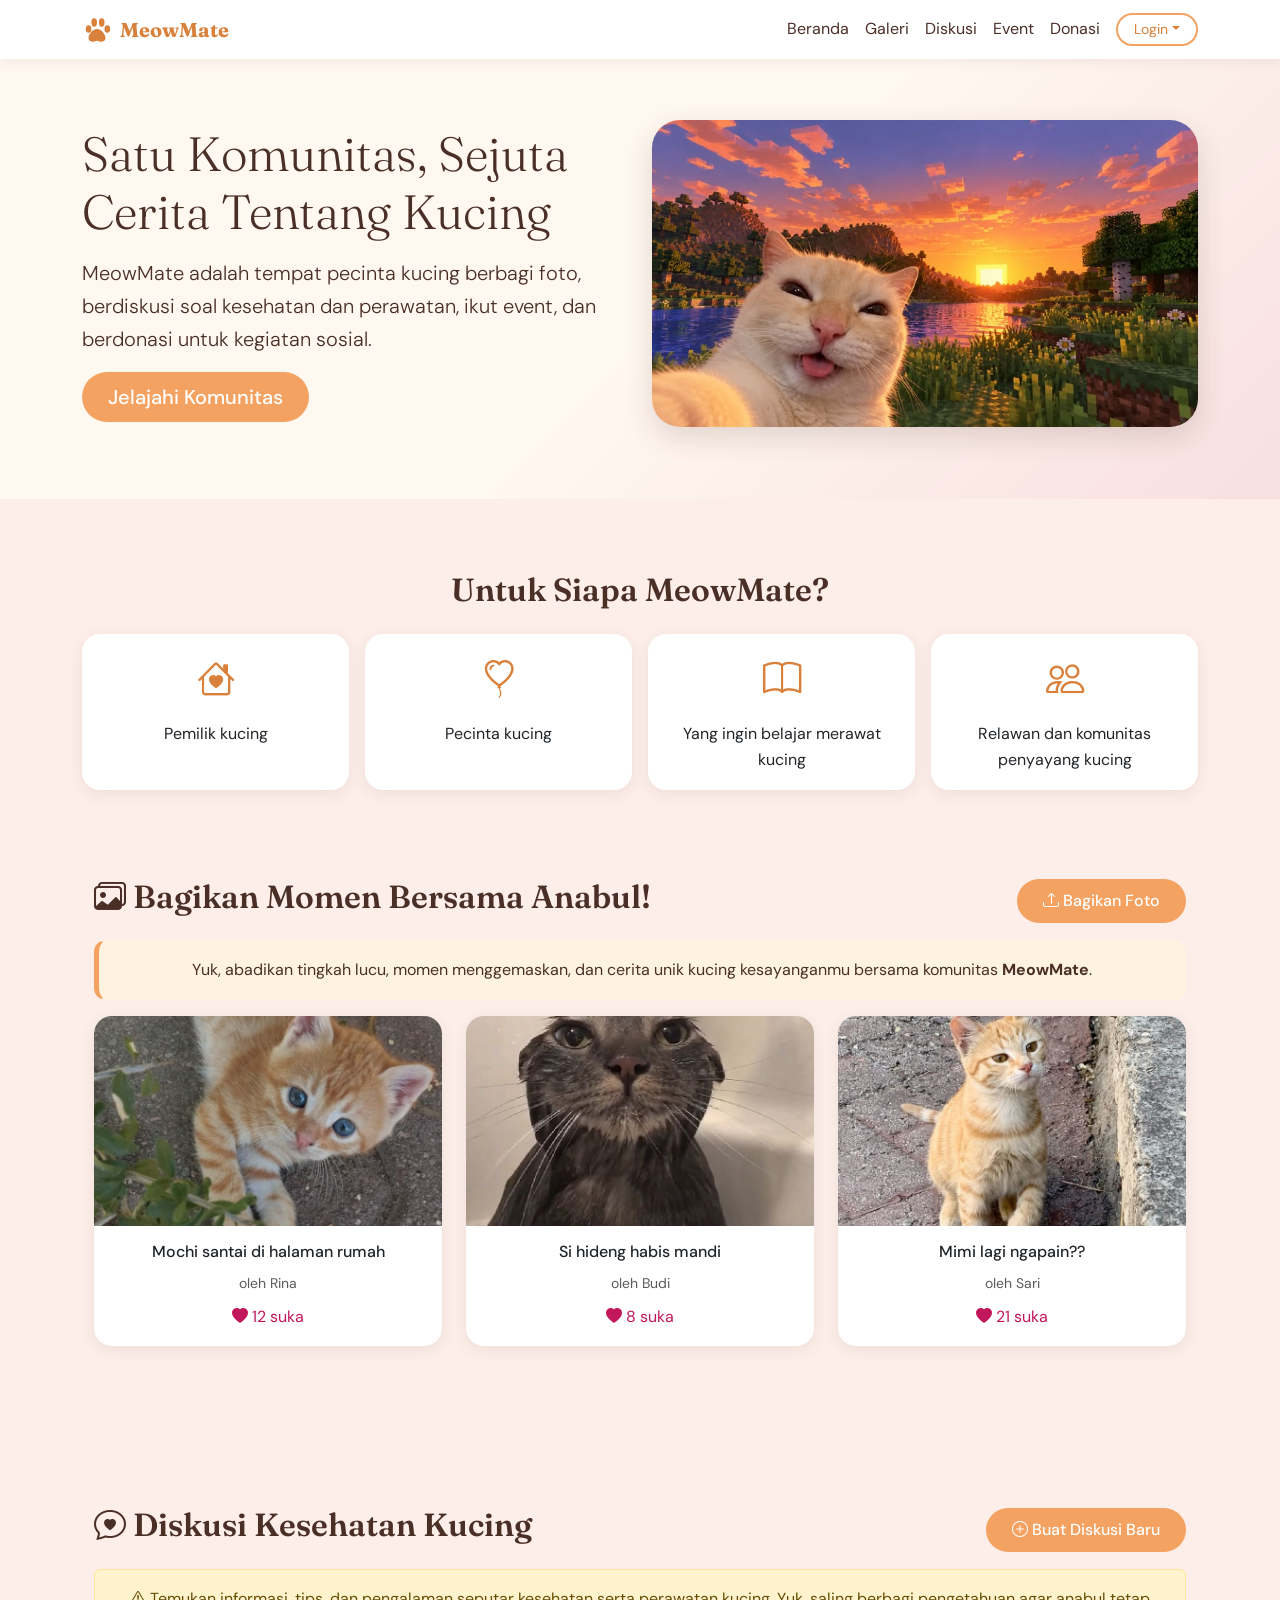
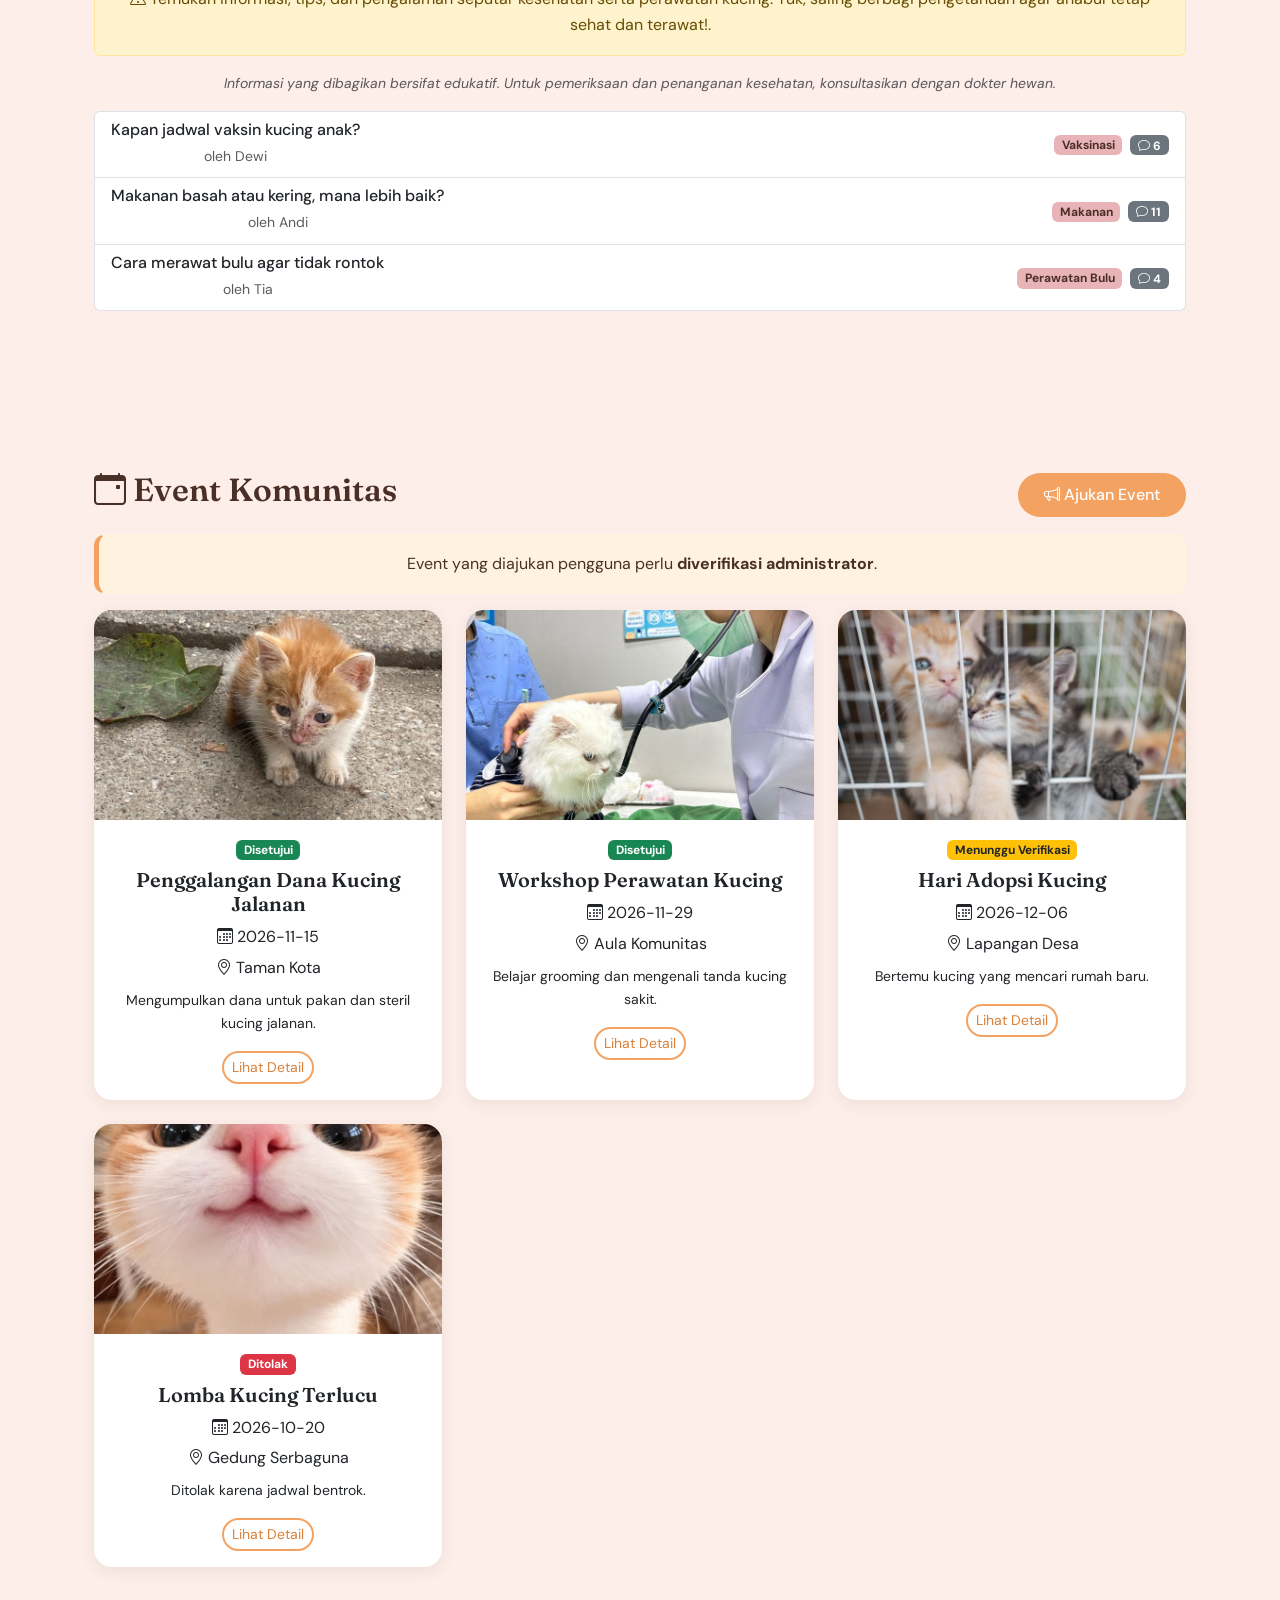
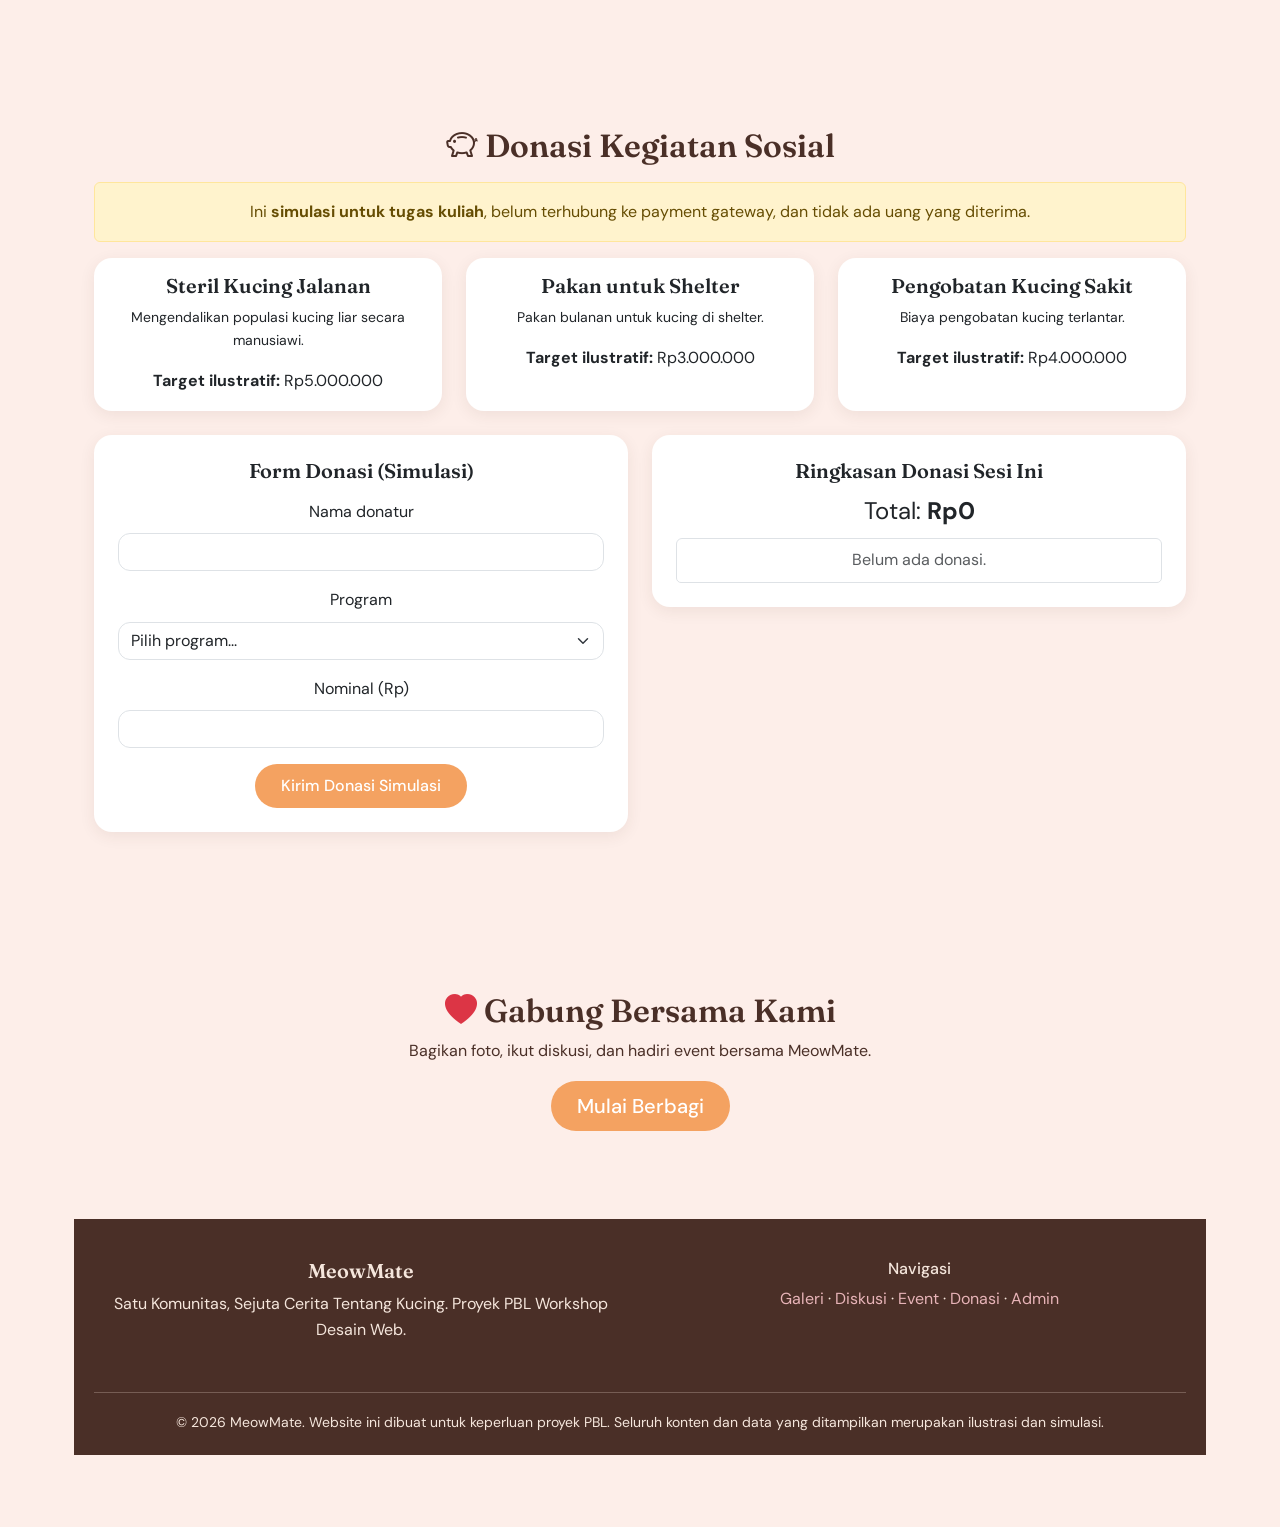
<file: index.html>
<!DOCTYPE html>
<html lang="id">
<head>
<meta charset="UTF-8">
<meta name="viewport" content="width=device-width, initial-scale=1">
<title>MeowMate — Platform Komunitas Pecinta Kucing</title>
<link href="https://cdn.jsdelivr.net/npm/bootstrap@5.3.3/dist/css/bootstrap.min.css" rel="stylesheet">
<link href="https://cdn.jsdelivr.net/npm/bootstrap-icons@1.11.3/font/bootstrap-icons.min.css" rel="stylesheet">
<link href="https://fonts.googleapis.com/css2?family=DM+Sans:wght@400;500;700&family=Fraunces:wght@600;700&display=swap" rel="stylesheet">
<link href="style.css" rel="stylesheet">
</head>
<body>
<!-- NAVBAR (komponen Bootstrap: navbar) -->
<nav class="navbar navbar-expand-lg fixed-top"><div class="container">
  <a class="navbar-brand d-flex align-items-center gap-2" href="#beranda">
    <svg width="30" height="30" viewBox="0 0 64 64" fill="currentColor" aria-hidden="true"><ellipse cx="14" cy="30" rx="6" ry="8"/><ellipse cx="26" cy="16" rx="6" ry="9"/><ellipse cx="42" cy="16" rx="6" ry="9"/><ellipse cx="54" cy="30" rx="6" ry="8"/><path d="M32 30c-9 0-18 11-18 19 0 6 5 8 10 8 4 0 5-2 8-2s4 2 8 2c5 0 10-2 10-8 0-8-9-19-18-19z"/></svg>MeowMate</a>
  <button class="navbar-toggler" data-bs-toggle="collapse" data-bs-target="#menu"><span class="navbar-toggler-icon"></span></button>
  <div class="collapse navbar-collapse" id="menu"><ul class="navbar-nav ms-auto align-items-lg-center">
    <li class="nav-item"><a class="nav-link" href="#beranda">Beranda</a></li>
    <li class="nav-item"><a class="nav-link" href="#galeri">Galeri</a></li>
    <li class="nav-item"><a class="nav-link" href="#diskusi">Diskusi</a></li>
    <li class="nav-item"><a class="nav-link" href="#event">Event</a></li>
    <li class="nav-item"><a class="nav-link" href="#donasi">Donasi</a></li>
   <li class="nav-item dropdown ms-lg-2">
  <a class="btn btn-outline-meow btn-sm px-3 dropdown-toggle" href="#" data-bs-toggle="dropdown">Login</a>
  <ul class="dropdown-menu dropdown-menu-end">
    <li><a class="dropdown-item" href="login.html?peran=pengguna"><i class="bi bi-person"></i> Login Pengguna</a></li>
    <li><a class="dropdown-item" href="login.html?peran=admin"><i class="bi bi-shield-lock"></i> Login Admin</a></li>
  </ul>
</li>
</li>
  </ul></div></div></nav>

<!-- BERANDA -->
<section id="beranda" class="hero"><div class="container"><div class="row align-items-center g-4">
  <div class="col-lg-6">
    <h1 class="display-5">Satu Komunitas, Sejuta Cerita Tentang Kucing</h1>
    <p class="lead my-3">MeowMate adalah tempat pecinta kucing berbagi foto, berdiskusi soal kesehatan dan perawatan, ikut event, dan berdonasi untuk kegiatan sosial.</p>
    <a href="#galeri" class="btn btn-meow btn-lg">Jelajahi Komunitas</a></div>
  <div class="col-lg-6"><img src="kucingberanda.jpg" class="hero-img" alt="Kucing" onerror="gantiGambar(this)"></div>
</div></div></section>

<section class="section-alt"><div class="container text-center">
  <h2 class="mb-4 reveal">Untuk Siapa MeowMate?</h2>


  <div class="row g-3">
    <div class="col-6 col-md-3"><div class="card p-3 h-100"><i class="bi bi-house-heart ikon-besar"></i><p class="mb-0 mt-2">Pemilik kucing</p></div></div>
     <div class="col-6 col-md-3 reveal" style="transition-delay:.1s"><div class="card p-3 h-100"><i class="bi bi-balloon-heart ikon-besar"></i><p class="mb-0 mt-2">Pecinta kucing</p></div></div>
    <div class="col-6 col-md-3 reveal" style="transition-delay:.2s"><div class="card p-3 h-100"><i class="bi bi-book ikon-besar"></i><p class="mb-0 mt-2">Yang ingin belajar merawat kucing</p></div></div>
    <div class="col-6 col-md-3 reveal" style="transition-delay:.3s"><div class="card p-3 h-100"><i class="bi bi-people ikon-besar"></i><p class="mb-0 mt-2">Relawan dan komunitas penyayang kucing</p></div></div>

<!-- GALERI -->
<section id="galeri"><div class="container">
  <div class="d-flex flex-wrap justify-content-between align-items-center mb-3">
    <h2><i class="bi bi-images"></i> Bagikan Momen Bersama Anabul!</h2>
    <button class="btn btn-meow" data-bs-toggle="modal" data-bs-target="#modalFoto"><i class="bi bi-upload"></i> Bagikan Foto</button></div>
  <div class="alert alert-meow">Yuk, abadikan tingkah lucu, momen menggemaskan, dan cerita unik kucing kesayanganmu bersama komunitas <b>MeowMate</b>.</div>
  <div class="row g-4" id="daftarFoto"></div></div></section>

<!-- DISKUSI -->
<section id="diskusi" class="section-alt"><div class="container">
  <div class="d-flex flex-wrap justify-content-between align-items-center mb-3">
    <h2><i class="bi bi-chat-heart"></i> Diskusi Kesehatan Kucing</h2>
    <button class="btn btn-meow" data-bs-toggle="modal" data-bs-target="#modalDiskusi"><i class="bi bi-plus-circle"></i> Buat Diskusi Baru</button></div>
  <div class="alert alert-warning"><i class="bi bi-exclamation-triangle"></i> Temukan informasi, tips, dan pengalaman seputar kesehatan serta perawatan kucing. Yuk, saling berbagi pengetahuan agar anabul tetap sehat dan terawat!.</div>
  <p class="text-muted small fst-italic mt-2">
    Informasi yang dibagikan bersifat edukatif.
    Untuk pemeriksaan dan penanganan kesehatan,
    konsultasikan dengan dokter hewan.
</p>
  <div class="list-group" id="daftarDiskusi"></div></div></section>

<!-- EVENT -->
<section id="event"><div class="container">
  <div class="d-flex flex-wrap justify-content-between align-items-center mb-3">
    <h2><i class="bi bi-calendar-event"></i> Event Komunitas</h2>
    <button class="btn btn-meow" data-bs-toggle="modal" data-bs-target="#modalEvent"><i class="bi bi-megaphone"></i> Ajukan Event</button></div>
  <div class="alert alert-meow">Event yang diajukan pengguna perlu <b>diverifikasi administrator</b>.</div>
  <div class="row g-4" id="daftarEvent"></div></div></section>

<!-- DONASI -->
<section id="donasi" class="section-alt"><div class="container">
  <h2 class="mb-3"><i class="bi bi-piggy-bank"></i> Donasi Kegiatan Sosial</h2>
  <div class="alert alert-warning">Ini <b>simulasi untuk tugas kuliah</b>, belum terhubung ke payment gateway, dan tidak ada uang yang diterima.</div>
  <div class="row g-4 mb-4" id="daftarProgram"></div>
  <div class="row g-4">
    <div class="col-lg-6"><div class="card p-4"><h5 class="mb-3">Form Donasi (Simulasi)</h5>
      <form id="formDonasi" novalidate>
        <div class="mb-3"><label class="form-label">Nama donatur</label><input id="donaturNama" class="form-control" required><div class="invalid-feedback">Nama wajib diisi.</div></div>
        <div class="mb-3"><label class="form-label">Program</label><select id="donaturProgram" class="form-select" required></select><div class="invalid-feedback">Pilih program.</div></div>
        <div class="mb-3"><label class="form-label">Nominal (Rp)</label><input type="number" id="donaturNominal" class="form-control" min="1000" required><div class="invalid-feedback">Minimal Rp1.000.</div></div>
        <button class="btn btn-meow" type="submit">Kirim Donasi Simulasi</button></form></div></div>
    <div class="col-lg-6"><div class="card p-4"><h5>Ringkasan Donasi Sesi Ini</h5>
      <p class="fs-4 mb-2">Total: <b id="totalDonasi">Rp0</b></p>
      <ul class="list-group" id="daftarDonasi"></ul></div></div>
  </div></div></section>

<section class="text-center"><div class="container">
  <h2><i class="bi bi-heart-fill text-danger"></i> Gabung Bersama Kami</h2>
  <p>Bagikan foto, ikut diskusi, dan hadiri event bersama MeowMate.</p>
  <a href="#galeri" class="btn btn-meow btn-lg">Mulai Berbagi</a></div></section>

<footer><div class="container"><div class="row">
  <div class="col-md-6 mb-3"><h5>MeowMate</h5><p>Satu Komunitas, Sejuta Cerita Tentang Kucing. Proyek PBL Workshop Desain Web.</p></div>
  <div class="col-md-6 mb-3"><h6>Navigasi</h6><a href="#galeri">Galeri</a> · <a href="#diskusi">Diskusi</a> · <a href="#event">Event</a> · <a href="#donasi">Donasi</a> · <a href="admin.html">Admin</a></div>
</div><hr><small>© 2026 MeowMate. Website ini dibuat untuk keperluan proyek PBL. Seluruh konten dan data yang ditampilkan merupakan ilustrasi dan simulasi.</small></div></footer>

<!-- MODAL FOTO -->
<div class="modal fade" id="modalFoto" tabindex="-1"><div class="modal-dialog modal-dialog-centered"><div class="modal-content"><form id="formFoto" novalidate>
  <div class="modal-header"><h5 class="modal-title">Bagikan Foto Kucing</h5><button type="button" class="btn-close" data-bs-dismiss="modal"></button></div>
  <div class="modal-body">
    <div class="mb-3"><label class="form-label">Nama</label><input id="fotoNama" class="form-control" required><div class="invalid-feedback">Wajib diisi.</div></div>
    <div class="mb-3"><label class="form-label">Caption</label><input id="fotoCaption" class="form-control" required><div class="invalid-feedback">Wajib diisi.</div></div>
    <div class="mb-3"><label class="form-label">Pilih gambar</label><input type="file" id="fotoFile" accept="image/*" class="form-control" required><div class="invalid-feedback">Pilih gambar.</div></div>
    <img id="fotoPreview" class="img-fluid rounded d-none" alt="Pratinjau"></div>
  <div class="modal-footer"><button class="btn btn-meow" type="submit">Posting</button></div></form></div></div></div>
<!-- MODAL DISKUSI -->
<div class="modal fade" id="modalDiskusi" tabindex="-1"><div class="modal-dialog modal-dialog-centered"><div class="modal-content"><form id="formDiskusi" novalidate>
  <div class="modal-header"><h5 class="modal-title">Buat Diskusi Baru</h5><button type="button" class="btn-close" data-bs-dismiss="modal"></button></div>
  <div class="modal-body">
    <div class="mb-3"><label class="form-label">Judul</label><input id="diskusiJudul" class="form-control" required><div class="invalid-feedback">Wajib diisi.</div></div>
    <div class="mb-3"><label class="form-label">Nama pembuat</label><input id="diskusiNama" class="form-control" required><div class="invalid-feedback">Wajib diisi.</div></div>
    <div class="mb-3"><label class="form-label">Kategori</label><select id="diskusiKategori" class="form-select" required><option value="">Pilih...</option><option>Vaksinasi</option><option>Makanan</option><option>Kebersihan</option><option>Perawatan Bulu</option><option>Pemeriksaan Kesehatan</option></select><div class="invalid-feedback">Pilih kategori.</div></div></div>
  <div class="modal-footer"><button class="btn btn-meow" type="submit">Kirim</button></div></form></div></div></div>
<!-- MODAL AJUKAN EVENT -->
<div class="modal fade" id="modalEvent" tabindex="-1"><div class="modal-dialog modal-dialog-centered"><div class="modal-content"><form id="formEvent" novalidate>
  <div class="modal-header"><h5 class="modal-title">Ajukan Event Baru</h5><button type="button" class="btn-close" data-bs-dismiss="modal"></button></div>
  <div class="modal-body">
    <div class="mb-3"><label class="form-label">Nama acara</label><input id="eventNama" class="form-control" required><div class="invalid-feedback">Wajib diisi.</div></div>
    <div class="mb-3"><label class="form-label">Tanggal</label><input type="date" id="eventTanggal" class="form-control" required><div class="invalid-feedback">Wajib diisi.</div></div>
    <div class="mb-3"><label class="form-label">Lokasi</label><input id="eventLokasi" class="form-control" required><div class="invalid-feedback">Wajib diisi.</div></div>
    <div class="mb-3"><label class="form-label">Deskripsi singkat</label><textarea id="eventDeskripsi" class="form-control" rows="3" required></textarea><div class="invalid-feedback">Wajib diisi.</div></div></div>
  <div class="modal-footer"><button class="btn btn-meow" type="submit">Ajukan (Menunggu Verifikasi)</button></div></form></div></div></div>
<!-- MODAL DETAIL EVENT -->
<div class="modal fade" id="modalDetail" tabindex="-1"><div class="modal-dialog modal-dialog-centered"><div class="modal-content">
  <div class="modal-header"><h5 class="modal-title" id="detailJudul"></h5><button type="button" class="btn-close" data-bs-dismiss="modal"></button></div>
  <div class="modal-body" id="detailIsi"></div></div></div></div>

<!-- Bootstrap dulu, baru script buatan sendiri -->
<script src="https://cdn.jsdelivr.net/npm/bootstrap@5.3.3/dist/js/bootstrap.bundle.min.js"></script>
<script src="script.js"></script>
</body></html>
</file>
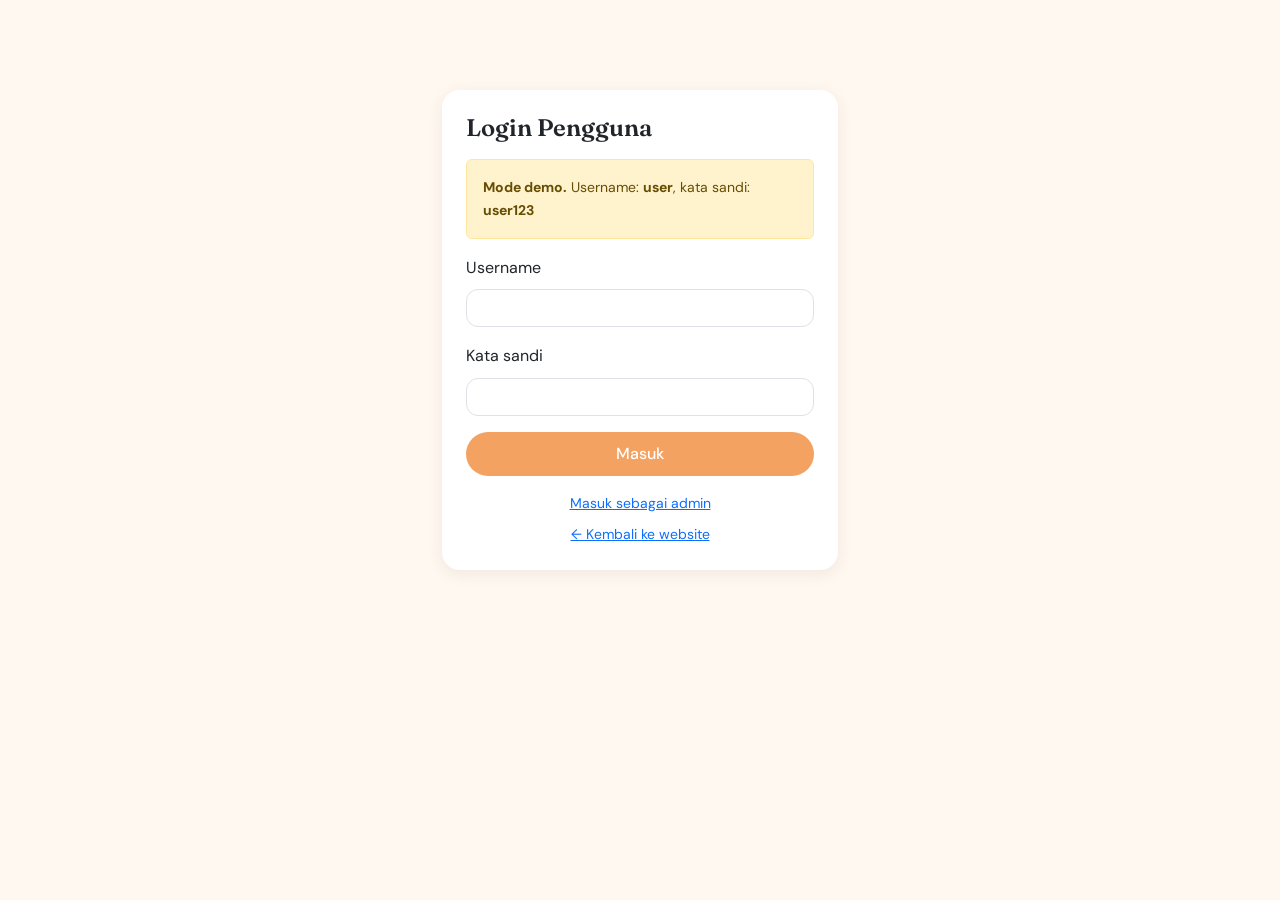
<file: admin.html>
<!DOCTYPE html>
<html lang="id">
<head>
<meta charset="UTF-8">
<script>
  if (sessionStorage.getItem('meowmatePeran') !== 'admin') {
    location.replace('login.html');
  }
</script>
<meta name="viewport" content="width=device-width, initial-scale=1">
<title>Admin MeowMate (Demo)</title>
<link href="https://cdn.jsdelivr.net/npm/bootstrap@5.3.3/dist/css/bootstrap.min.css" rel="stylesheet">
<link href="https://cdn.jsdelivr.net/npm/bootstrap-icons@1.11.3/font/bootstrap-icons.min.css" rel="stylesheet">
<link href="https://fonts.googleapis.com/css2?family=DM+Sans:wght@400;500;700&family=Fraunces:wght@600;700&display=swap" rel="stylesheet">
<link href="style.css" rel="stylesheet">
</head>
<body>
<nav class="navbar fixed-top"><div class="container-fluid px-4">
  <a class="navbar-brand d-flex align-items-center gap-2" href="admin.html">
    <svg width="28" height="28" viewBox="0 0 64 64" fill="currentColor" aria-hidden="true"><ellipse cx="14" cy="30" rx="6" ry="8"/><ellipse cx="26" cy="16" rx="6" ry="9"/><ellipse cx="42" cy="16" rx="6" ry="9"/><ellipse cx="54" cy="30" rx="6" ry="8"/><path d="M32 30c-9 0-18 11-18 19 0 6 5 8 10 8 4 0 5-2 8-2s4 2 8 2c5 0 10-2 10-8 0-8-9-19-18-19z"/></svg>MeowMate Admin</a>
  <a href="index.html" class="btn btn-outline-meow btn-sm">← Ke Website</a></div></nav>

<div class="container-fluid px-4" style="padding-top:90px;padding-bottom:40px">
  <div class="alert alert-warning"><b>Mode demo:</b> semua angka dan data adalah <b>simulasi</b>, hanya tersimpan sementara, dan hilang saat dimuat ulang. Tidak ada login atau backend sungguhan.</div>
  <div class="row g-4">
    <div class="col-lg-2"><div class="admin-sidebar"><ul class="nav nav-pills flex-lg-column flex-row flex-wrap gap-1" id="menuAdmin">
      <li class="nav-item"><a class="nav-link active" href="#" data-panel="panelDashboard"><i class="bi bi-speedometer2"></i> Dashboard</a></li>
      <li class="nav-item"><a class="nav-link" href="#" data-panel="panelPostingan"><i class="bi bi-images"></i> Postingan</a></li>
      <li class="nav-item"><a class="nav-link" href="#" data-panel="panelEvent"><i class="bi bi-calendar-check"></i> Verifikasi Event</a></li>
      <li class="nav-item"><a class="nav-link" href="#" data-panel="panelDonasi"><i class="bi bi-cash-coin"></i> Laporan Donasi</a></li>
      <li class="nav-item"><a class="nav-link" href="#" data-panel="panelPengguna"><i class="bi bi-people"></i> Pengguna</a></li>
    </ul></div></div>
    <div class="col-lg-10">
      <div id="panelDashboard" class="panel-admin aktif">
        <h3 class="mb-3">Dashboard <span class="badge bg-secondary fs-6"></span></h3>
        <div class="row g-3 mb-4">
          <div class="col-6 col-md-3"><div class="card stat-card"><div class="angka" id="statPostingan">0</div>Postingan</div></div>
          <div class="col-6 col-md-3"><div class="card stat-card"><div class="angka" id="statEvent">0</div>Event</div></div>
          <div class="col-6 col-md-3"><div class="card stat-card"><div class="angka" id="statDonasi">Rp0</div>Donasi</div></div>
          <div class="col-6 col-md-3"><div class="card stat-card"><div class="angka" id="statPengguna">0</div>Pengguna</div></div></div>
        <div class="card p-3"><h5>Aktivitas Terbaru</h5><div class="table-responsive"><table class="table align-middle mb-0">
          <thead><tr><th>Waktu</th><th>Pengguna</th><th>Aktivitas</th></tr></thead><tbody id="tabelAktivitas"></tbody></table></div></div></div>
      <div id="panelPostingan" class="panel-admin"><h3 class="mb-3">Manajemen Postingan</h3>
        <div class="card p-3"><div class="table-responsive"><table class="table align-middle">
          <thead><tr><th>Judul</th><th>Pengguna</th><th>Tanggal</th><th>Status</th><th>Aksi</th></tr></thead><tbody id="tabelPostingan"></tbody></table></div></div></div>
      <div id="panelEvent" class="panel-admin"><h3 class="mb-3">Verifikasi Event</h3>
        <div class="card p-3"><div class="table-responsive"><table class="table align-middle">
          <thead><tr><th>Event</th><th>Pengaju</th><th>Tanggal</th><th>Status</th><th>Aksi</th></tr></thead><tbody id="tabelEvent"></tbody></table></div></div></div>
      <div id="panelDonasi" class="panel-admin"><h3 class="mb-3">Laporan Donasi <span class="badge bg-secondary fs-6"></span></h3>
        <div class="alert alert-meow" id="ringkasanDonasi"></div>
        <div class="card p-3"><div class="table-responsive"><table class="table align-middle">
          <thead><tr><th>Donatur</th><th>Program</th><th>Nominal</th><th>Tanggal</th></tr></thead><tbody id="tabelDonasi"></tbody>
          <tfoot><tr class="fw-bold"><td colspan="2">Total</td><td colspan="2" id="totalDonasiAdmin"></td></tr></tfoot></table></div></div></div>
      <div id="panelPengguna" class="panel-admin"><h3 class="mb-3">Manajemen Pengguna <span class="badge bg-secondary fs-6"></span></h3>
        <div class="card p-3"><div class="table-responsive"><table class="table align-middle">
          <thead><tr><th>Nama</th><th>Email</th><th>Bergabung</th><th>Status</th><th>Aksi</th></tr></thead><tbody id="tabelPengguna"></tbody></table></div></div></div>
    </div></div></div>

<div class="modal fade" id="modalLihat" tabindex="-1"><div class="modal-dialog modal-dialog-centered"><div class="modal-content">
  <div class="modal-header"><h5 class="modal-title" id="lihatJudul"></h5><button class="btn-close" data-bs-dismiss="modal"></button></div>
  <div class="modal-body" id="lihatIsi"></div></div></div></div>

<script src="https://cdn.jsdelivr.net/npm/bootstrap@5.3.3/dist/js/bootstrap.bundle.min.js"></script>
<script src="admin.js"></script>
</body></html>
</file>
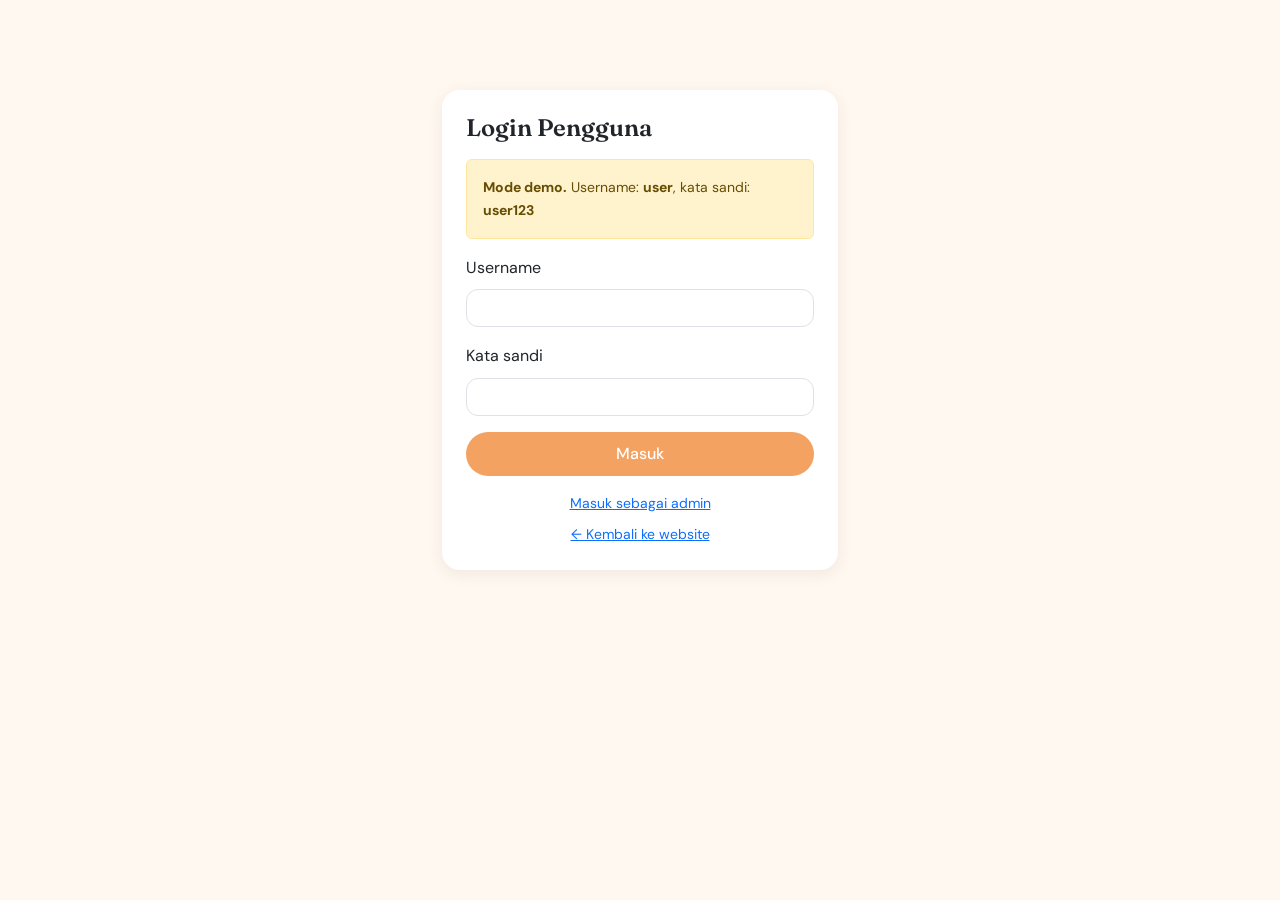
<file: login.html>
<!DOCTYPE html>
<html lang="id">
<head>
<meta charset="UTF-8">
<meta name="viewport" content="width=device-width, initial-scale=1">
<title>Login MeowMate (Demo)</title>
<link href="https://cdn.jsdelivr.net/npm/bootstrap@5.3.3/dist/css/bootstrap.min.css" rel="stylesheet">
<link href="https://fonts.googleapis.com/css2?family=DM+Sans:wght@400;500;700&family=Fraunces:wght@600;700&display=swap" rel="stylesheet">
<link href="style.css" rel="stylesheet">
</head>
<body>
<div class="container" style="max-width:420px;padding-top:90px;padding-bottom:40px">
  <div class="card p-4">
    <h4 class="mb-3" id="judulLogin">Login</h4>
    <div class="alert alert-warning small" id="infoDemo"></div>
    <form id="formLogin" novalidate>
      <div class="mb-3">
        <label class="form-label">Username</label>
        <input id="loginUser" class="form-control" required>
      </div>
      <div class="mb-3">
        <label class="form-label">Kata sandi</label>
        <input id="loginSandi" type="password" class="form-control" required>
      </div>
      <div id="pesanLogin" class="text-danger small mb-2"></div>
      <button class="btn btn-meow w-100" type="submit">Masuk</button>
    </form>
    <a id="tautanGanti" class="d-block text-center mt-3 small" href="#"></a>
    <a href="index.html" class="d-block text-center mt-2 small">← Kembali ke website</a>
  </div>
</div>

<script>
const akun = {
  admin:    { user: 'admin', sandi: 'admin123', tujuan: 'admin.html' },
  pengguna: { user: 'user',  sandi: 'user123',  tujuan: 'index.html' }
};

const param = new URLSearchParams(location.search).get('peran');
const peran = param === 'admin' ? 'admin' : 'pengguna';
const data = akun[peran];
const lain = peran === 'admin' ? 'pengguna' : 'admin';

document.getElementById('judulLogin').textContent = peran === 'admin' ? 'Login Admin' : 'Login Pengguna';
document.getElementById('infoDemo').innerHTML =
  '<b>Mode demo.</b> Username: <b>' + data.user + '</b>, kata sandi: <b>' + data.sandi + '</b>';
const ganti = document.getElementById('tautanGanti');
ganti.href = 'login.html?peran=' + lain;
ganti.textContent = peran === 'admin' ? 'Masuk sebagai pengguna' : 'Masuk sebagai admin';

document.getElementById('formLogin').addEventListener('submit', function (e) {
  e.preventDefault();
  const u = document.getElementById('loginUser').value.trim().toLowerCase();
  const s = document.getElementById('loginSandi').value;

  if (u !== data.user || s !== data.sandi) {
    document.getElementById('pesanLogin').textContent = 'Username atau kata sandi salah.';
    return;
  }
  sessionStorage.setItem('meowmatePeran', peran);
  location.href = data.tujuan;
});
</script>
</body>
</html>
</file>
<file: style.css>
/* ===== MeowMate - styling tambahan di atas Bootstrap ===== */
:root{
    --cream:#fff8f0;
    --pink:#e8b4b8;
    --orange:#f4a261;
    --orange-dark:#d9803a;
    --brown:#4a2f27;
}
html{
    scroll-behavior:smooth
}

body{
    background:var(--cream);
    color:var(--brown);
    font-family:'DM Sans',sans-serif;
    line-height:1.65
}

h1,h2,h3,h4,h5{
    font-family:'Fraunces',serif;
    font-weight:600
}
section{
    padding:72px 0;
    scroll-margin-top:64px
}

.navbar{
    background:#fff;
    box-shadow:0 2px 12px rgba(74,47,39,.08)
}

.navbar-brand{
    color:var(--orange-dark)!important;
    font-family:'Fraunces',serif;
    font-weight:700
}
.nav-link{
    color:var(--brown)!important}.nav-link:hover{color:var(--orange-dark)!important}
.btn-meow{
    background:var(--orange);
    border:none;
    color:#fff;
    border-radius:50px;
    padding:10px 26px;
    font-weight:500
}

.btn-meow:hover{
    background:var(--orange-dark);
    color:#fff
}

.btn-outline-meow{
    border:2px solid var(--orange);
    color:var(--orange-dark);
    border-radius:50px
}
.btn-outline-meow:hover{
    background:var(--orange);
    color:#fff
}

.hero{
    background:linear-gradient(135deg,#fff8f0 55%,#f8dfe0);
    padding-top:120px
}

.hero-img{
    border-radius:28px;
    width:100%;
    max-height:400px;
    object-fit:cover;
    box-shadow:0 10px 28px rgba(74,47,39,.16)
}
.section-alt{
    background:#fdeee9
}
.card{
    border:none;
    border-radius:18px;
    box-shadow:0 4px 16px rgba(74,47,39,.08);
    overflow:hidden
}
.card-img-top{
    height:210px;
    object-fit:cover;
    background:var(--pink)
}
.badge-pink{
    background:var(--pink);
    color:var(--brown)
}
.btn-like{
    border:none;
    background:none;
    color:#c2185b;
    padding:0
}
.alert-meow{
    background:#fff3e0;
    border-left:5px solid var(--orange);
    border-radius:12px
}
.form-control,.form-select,.modal-content{
    border-radius:12px
}
.ikon-besar{
    font-size:2.4rem;
    color:var(--orange-dark)
}
footer{
    background:var(--brown);
    color:#f5e6dc;
    padding:40px 0 20px
}
footer a{
    color:var(--pink);
    text-decoration:none
}
/* Ikon timbul saat di-scroll: kelas ini hanya ditambahkan oleh JavaScript */
html { scroll-behavior: smooth; }

.reveal {
  opacity: 0;
  transform: translateY(30px);
  transition: opacity .7s ease, transform .7s ease;
}
.reveal.tampil {
  opacity: 1;
  transform: none;
}

/* hormati pengguna yang mematikan animasi di perangkatnya */
@media (prefers-reduced-motion: reduce) {
  .reveal { opacity: 1; transform: none; transition: none; }
}
@media (max-width: 768px) {
  html { font-size: 15px; }
  h1, .display-5 { font-size: 1.8rem; line-height: 1.25; }
  h2 { font-size: 1.4rem; }
  h5 { font-size: 1.1rem; }
  .lead { font-size: 1rem; }
  .btn-lg { font-size: 1rem; padding: .6rem 1.2rem; }
  section { padding-top: 2.5rem; padding-bottom: 2.5rem; }
}
/* Panel admin: hanya satu yang tampil */
.panel-admin { display: none; }
.panel-admin.aktif { display: block; }

/* Kartu statistik dashboard */
.stat-card { padding: 1rem; text-align: center; }
.stat-card .angka { font-size: 1.8rem; font-weight: 700; line-height: 1.2; }

.admin-sidebar .nav-link { color: #5a3a2a; }
.admin-sidebar .nav-link.active { background-color: #f4a261; color: #fff; }
.admin-sidebar .nav-link:hover:not(.active) { background-color: #fde8dc; }
</file>
